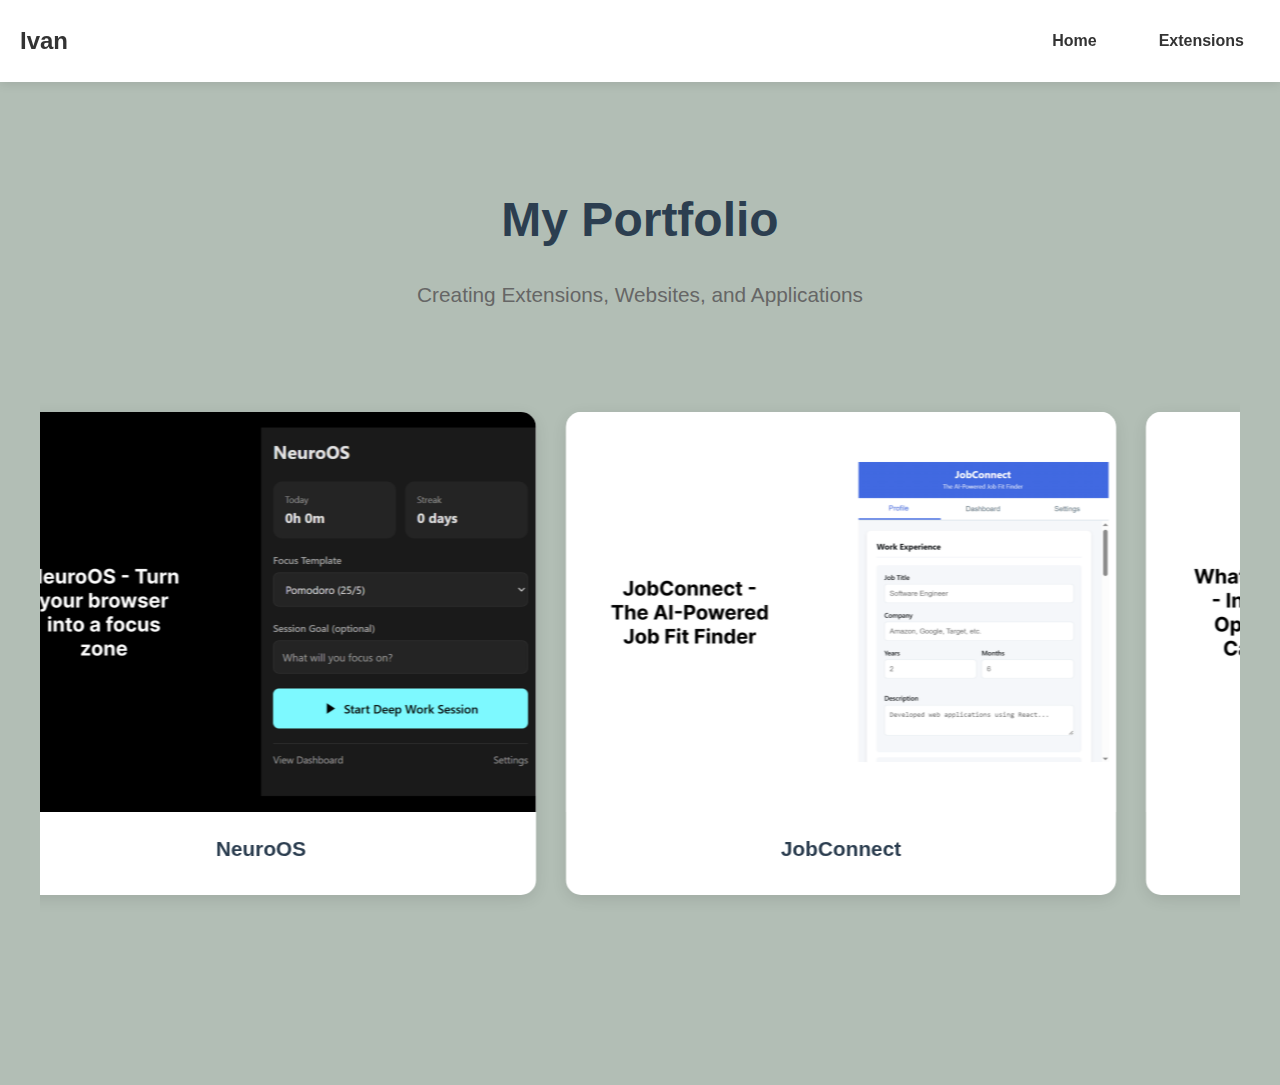
<file: index.html>
<!DOCTYPE html>
<html lang="en">
<head>
    <meta charset="UTF-8">
    <meta name="viewport" content="width=device-width, initial-scale=1.0">
    <title>Ivan Portfolio</title>
    <link rel="stylesheet" href="styles.css">
</head>
<body>
    <nav class="navbar">
        <div class="container nav-container">
            <div class="nav-brand">Ivan</div>
            <div class="nav-links">
                <a href="index.html" class="nav-link">Home</a>
                <a href="Extensions.html" class="nav-link">Extensions</a>
            </div>
        </div>
    </nav>

    <main class="container">
        <section id="home" class="home-section">
            <h1>My Portfolio</h1>
            <p class="intro-text">Creating Extensions, Websites, and Applications</p>

            <div class="slider-container">
                <div class="slider-track" id="slider-track">
                </div>
            </div>
        </section>
    </main>

    <script src="app.js"></script>
</body>
</html>
</file>
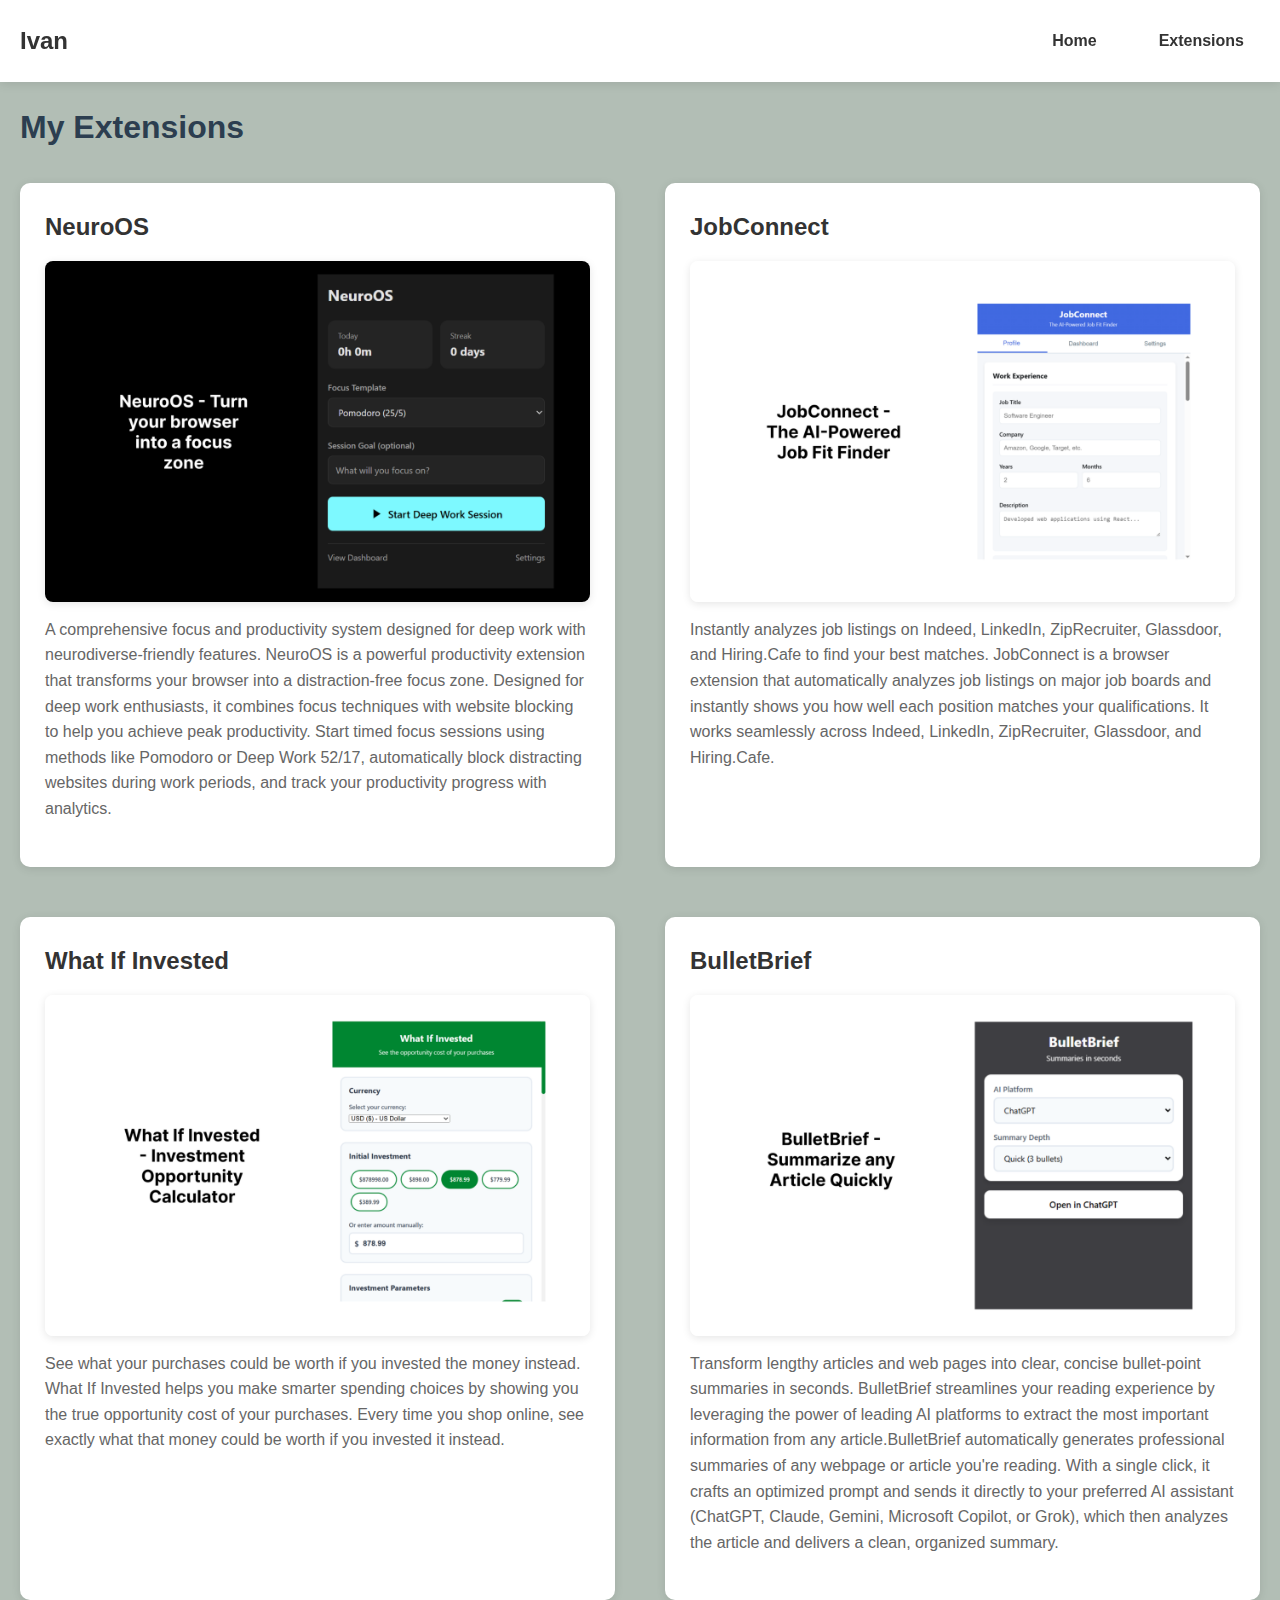
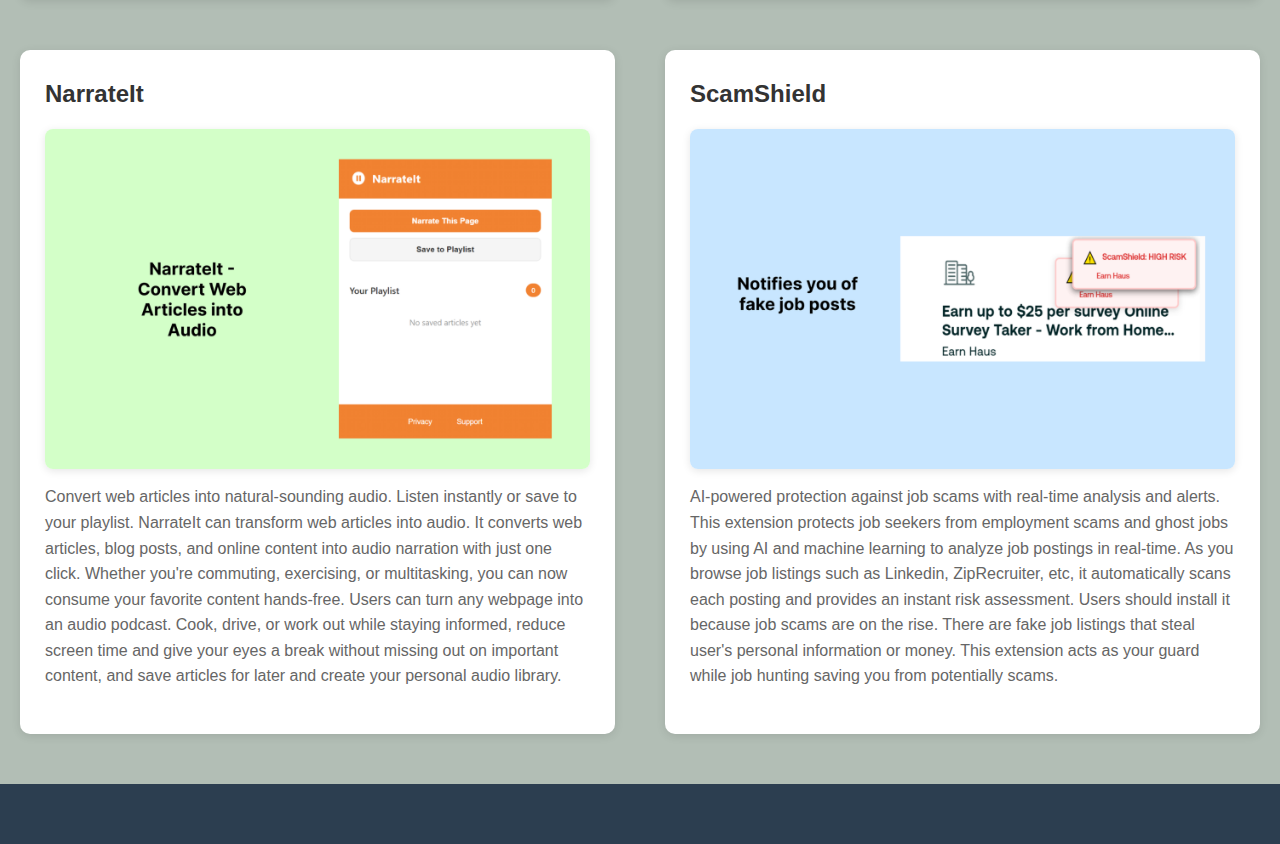
<file: Extensions.html>
<!DOCTYPE html>
<html lang="en">
<head>
    <meta charset="UTF-8">
    <meta name="viewport" content="width=device-width, initial-scale=1.0">
    <title>Chrome Extensions Portfolio</title>
    <link rel="stylesheet" href="styles.css">
</head>
<body>
    <nav class="navbar">
        <div class="container nav-container">
            <div class="nav-brand">Ivan</div>
            <div class="nav-links">
                <a href="index.html" class="nav-link">Home</a>
                <a href="Extensions.html" class="nav-link">Extensions</a>
            </div>
        </div>
    </nav>

    <main class="container">
        <section id="extensions">
            <h2>My Extensions</h2>
            <div id="extensions-grid" class="extensions-grid">
            </div>
        </section>
    </main>

    <footer>
        <div class="container">
        </div>
    </footer>

    <script src="app.js"></script>
</body>
</html>
</file>
<file: styles.css>
* {
    margin: 0;
    padding: 0;
    box-sizing: border-box;
}

html {
    overflow-y: scroll;
}

body {
    font-family: -apple-system, BlinkMacSystemFont, 'Segoe UI', Roboto, Oxygen, Ubuntu, Cantarell, sans-serif;
    line-height: 1.6;
    color: #333;
    background: #B2BEB5;
}

.container {
    max-width: 1500px;
    margin: 0 auto;
    padding: 0 20px;
}

.navbar {
    background: white;
    box-shadow: 0 2px 10px rgba(0,0,0,0.1);
    position: sticky;
    top: 0;
    z-index: 1000;
}

.nav-container {
    display: flex;
    justify-content: space-between;
    align-items: center;
    padding: 20px;
}

.nav-brand {
    font-size: 1.5rem;
    font-weight: bold;
    color: #333;
}

.nav-links {
    display: flex;
    gap: 30px;
}

.nav-link {
    text-decoration: none;
    color: #333;
    font-weight: 700;
    padding: 8px 16px;
    border-radius: 5px;
    transition: all 0.3s ease;
}

.nav-link:hover {
    background: #f0f0f0;
    color: #333;
}

header {
    background: linear-gradient(135deg, #667eea 0%, #764ba2 100%);
    color: white;
    padding: 60px 0;
    text-align: center;
    box-shadow: 0 2px 10px rgba(0,0,0,0.1);
}

header h1 {
    font-size: 2.5rem;
    margin-bottom: 10px;
}

.tagline {
    font-size: 1.1rem;
    opacity: 0.9;
}


main {
    padding: 40px 0 40px 0;
}

section {
    margin-bottom: 50px;
}

h2 {
    font-size: 2rem;
    margin-bottom: 20px;
    color: #2c3e50;
}

.home-section {
    text-align: center;
    padding: 100px 20px;
}

.home-section h1 {
    font-size: 3rem;
    color: #2c3e50;
    margin-bottom: 20px;
}

.intro-text {
    font-size: 1.3rem;
    color: #666;
    max-width: 600px;
    margin: 0 auto 60px auto;
}

.slider-container {
    width: 100%;
    margin: 0 auto;
    overflow: hidden;
    position: relative;
    padding: 40px 0;
}

.slider-track {
    display: flex;
    gap: 30px;
    will-change: transform;
}

.slide {
    flex-shrink: 0;
    width: 550px;
    background: white;
    border-radius: 15px;
    overflow: hidden;
    box-shadow: 0 4px 15px rgba(0,0,0,0.1);
    transition: transform 0.3s ease, box-shadow 0.3s ease;
    text-decoration: none;
}

.slide:hover {
    transform: translateY(-10px);
    box-shadow: 0 8px 25px rgba(0,0,0,0.15);
}

.slide img {
    width: 100%;
    height: 400px;
    object-fit: cover;
    display: block;
}

.slide-content {
    padding: 20px;
}

.slide-content h3 {
    font-size: 1.3rem;
    color: #2c3e50;
    margin-bottom: 10px;
}

@keyframes slide {
    0% {
        transform: translateX(0);
    }
    100% {
        transform: translateX(-25%);
    }
}

#extensions {
    margin-top: 20px;
    scroll-margin-top: 100px;
}

#about {
    background: white;
    padding: 30px;
    border-radius: 10px;
    box-shadow: 0 2px 10px rgba(0,0,0,0.05);
}

#about p {
    font-size: 1.1rem;
    color: #555;
}


.extensions-grid {
    display: grid;
    grid-template-columns: repeat(2, 1fr);
    gap: 50px;
    margin-top: 30px;
}

.extension-card {
    background: white;
    border-radius: 10px;
    padding: 25px;
    box-shadow: 0 2px 10px rgba(0,0,0,0.1);
    transition: transform 0.3s ease, box-shadow 0.3s ease;
    display: flex;
    flex-direction: column;
    text-decoration: none;
    color: inherit;
    cursor: pointer;
}

.extension-card:hover {
    transform: translateY(-5px);
    box-shadow: 0 5px 20px rgba(0,0,0,0.15);
}

.extension-card h3 {
    color: #333;
    font-size: 1.5rem;
    margin-bottom: 15px;
}

.extension-screenshot {
    width: 100%;
    height: auto;
    border-radius: 8px;
    margin-bottom: 15px;
    box-shadow: 0 2px 8px rgba(0,0,0,0.1);
}

.extension-card .description {
    color: #666;
    margin-bottom: 20px;
    min-height: 60px;
}

.extension-card .links {
    display: flex;
    gap: 10px;
    margin-top: auto;
}

.btn {
    display: inline-block;
    padding: 10px 20px;
    border-radius: 5px;
    text-decoration: none;
    font-weight: 500;
    transition: all 0.3s ease;
    text-align: center;
}

.btn-primary {
    background: #667eea;
    color: white;
}

.btn-primary:hover {
    background: #5568d3;
}


footer {
    background: #2c3e50;
    color: white;
    text-align: center;
    padding: 30px 0;
    margin-top: 50px;
}


@media (max-width: 768px) {
    header h1 {
        font-size: 2rem;
    }

    .tagline {
        font-size: 1rem;
    }

    .extensions-grid {
        grid-template-columns: 1fr;
    }

    h2 {
        font-size: 1.5rem;
    }

    .slide {
        width: 280px;
    }

    .home-section {
        padding: 50px 20px;
    }

    .home-section h1 {
        font-size: 2rem;
    }

    .intro-text {
        font-size: 1.1rem;
    }
}
</file>
